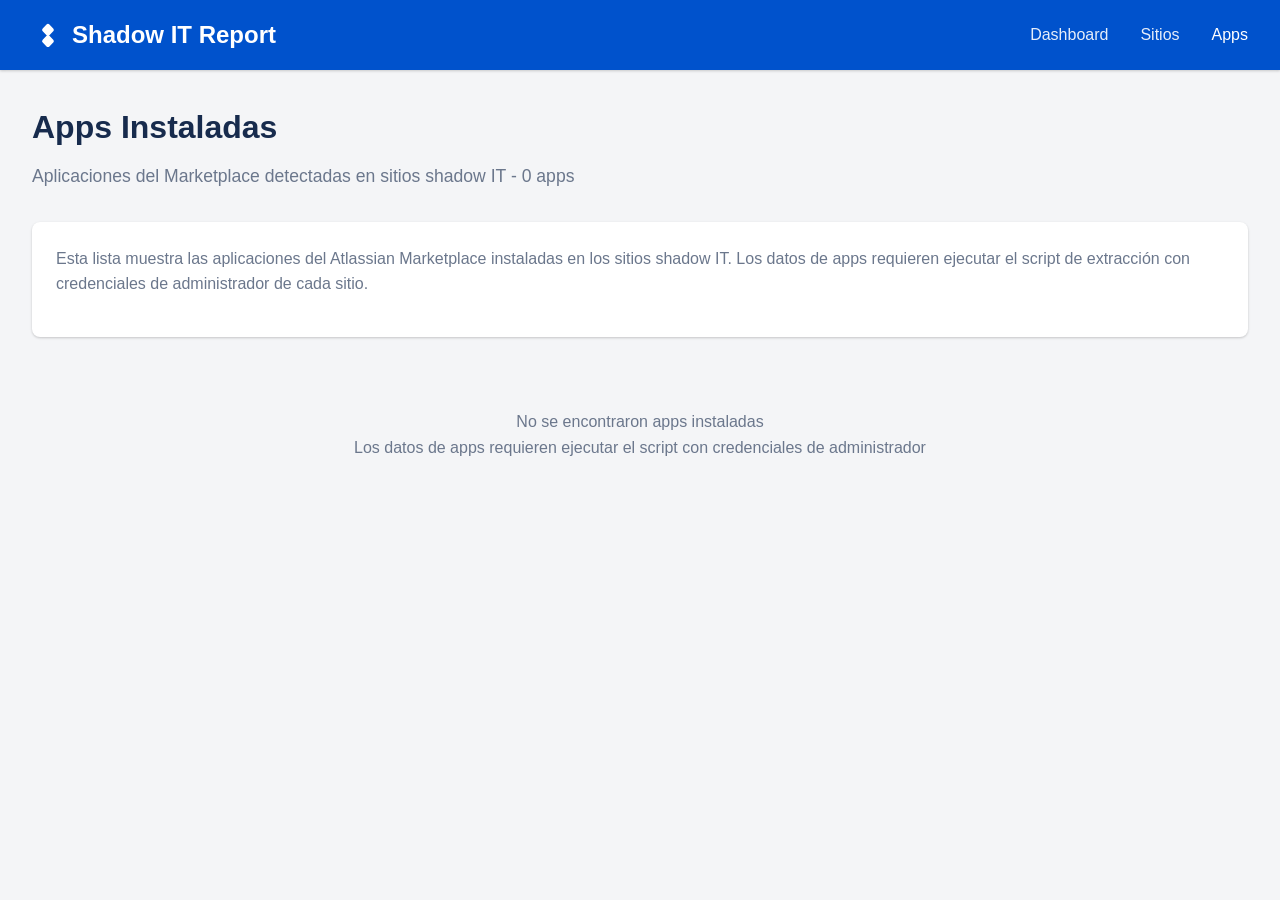
<file: web/apps.html>
<!DOCTYPE html>
<html lang="es">
<head>
    <meta charset="UTF-8">
    <meta name="viewport" content="width=device-width, initial-scale=1.0">
    <title>Apps Instaladas - Shadow IT Report</title>
    <link rel="stylesheet" href="css/styles.css">
</head>
<body>
    <nav class="navbar">
        <div class="navbar-container">
            <div class="navbar-brand">
                <svg viewBox="0 0 32 32" fill="currentColor">
                    <path d="M15.967 27.994c-.527 0-1.054-.2-1.456-.6l-3.792-3.8a2.066 2.066 0 010-2.92l3.792-3.8a2.052 2.052 0 012.912 0l3.792 3.8c.803.805.803 2.115 0 2.92l-3.792 3.8c-.402.4-.929.6-1.456.6zm0-11.268c-.527 0-1.054-.2-1.456-.6l-3.792-3.8a2.066 2.066 0 010-2.92l3.792-3.8a2.052 2.052 0 012.912 0l3.792 3.8c.803.805.803 2.115 0 2.92l-3.792 3.8c-.402.4-.929.6-1.456.6z"/>
                </svg>
                Shadow IT Report
            </div>
            <ul class="navbar-nav">
                <li><a href="index.html">Dashboard</a></li>
                <li><a href="sites.html">Sitios</a></li>
                <li><a href="apps.html" class="active">Apps</a></li>
            </ul>
        </div>
    </nav>

    <main class="container">
        <div class="page-header">
            <h1>Apps Instaladas</h1>
            <p>Aplicaciones del Marketplace detectadas en sitios shadow IT - <span id="apps-count">0 apps</span></p>
        </div>

        <div class="card">
            <p class="text-muted mb-2">
                Esta lista muestra las aplicaciones del Atlassian Marketplace instaladas en los sitios shadow IT.
                Los datos de apps requieren ejecutar el script de extracción con credenciales de administrador de cada sitio.
            </p>
        </div>

        <div id="apps-container">
            <div class="loading">
                <div class="spinner"></div>
            </div>
        </div>
    </main>

    <script src="js/data.js"></script>
    <script src="js/app.js"></script>
</body>
</html>
</file>
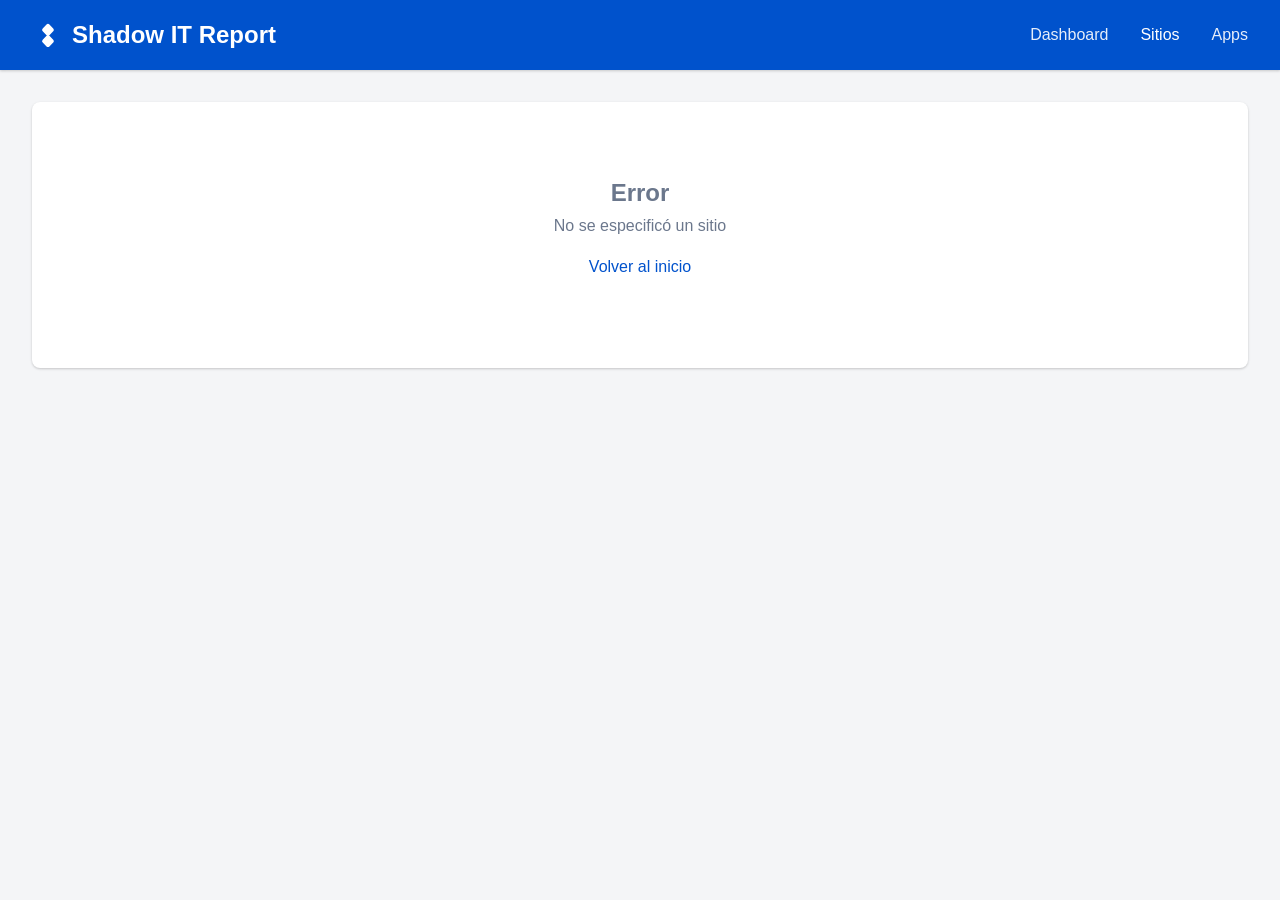
<file: web/site-detail.html>
<!DOCTYPE html>
<html lang="es">
<head>
    <meta charset="UTF-8">
    <meta name="viewport" content="width=device-width, initial-scale=1.0">
    <title>Detalle del Sitio - Shadow IT Report</title>
    <link rel="stylesheet" href="css/styles.css">
</head>
<body>
    <nav class="navbar">
        <div class="navbar-container">
            <div class="navbar-brand">
                <svg viewBox="0 0 32 32" fill="currentColor">
                    <path d="M15.967 27.994c-.527 0-1.054-.2-1.456-.6l-3.792-3.8a2.066 2.066 0 010-2.92l3.792-3.8a2.052 2.052 0 012.912 0l3.792 3.8c.803.805.803 2.115 0 2.92l-3.792 3.8c-.402.4-.929.6-1.456.6zm0-11.268c-.527 0-1.054-.2-1.456-.6l-3.792-3.8a2.066 2.066 0 010-2.92l3.792-3.8a2.052 2.052 0 012.912 0l3.792 3.8c.803.805.803 2.115 0 2.92l-3.792 3.8c-.402.4-.929.6-1.456.6z"/>
                </svg>
                Shadow IT Report
            </div>
            <ul class="navbar-nav">
                <li><a href="index.html">Dashboard</a></li>
                <li><a href="sites.html" class="active">Sitios</a></li>
                <li><a href="apps.html">Apps</a></li>
            </ul>
        </div>
    </nav>

    <main class="container">
        <a href="sites.html" class="back-link">
            <svg width="20" height="20" viewBox="0 0 24 24" fill="currentColor">
                <path d="M20 11H7.83l5.59-5.59L12 4l-8 8 8 8 1.41-1.41L7.83 13H20v-2z"/>
            </svg>
            Volver a sitios
        </a>

        <!-- Site Header -->
        <div class="card">
            <div class="site-header">
                <div>
                    <h1 id="site-url">-</h1>
                    <p class="site-url">
                        <a id="site-url-link" href="#" target="_blank" class="site-link">Abrir sitio en nueva pestaña</a>
                    </p>
                    <div class="mt-1">
                        <span id="site-status"></span>
                        <span id="site-status-details" class="text-muted" style="margin-left: 0.5rem;"></span>
                    </div>
                </div>
                <div class="site-meta">
                    <div class="meta-item">
                        <span class="meta-value" id="site-users">-</span>
                        <span class="meta-label">Usuarios</span>
                    </div>
                    <div class="meta-item">
                        <span class="meta-value" id="site-created">-</span>
                        <span class="meta-label">Creado</span>
                    </div>
                    <div class="meta-item">
                        <span class="meta-value" id="site-last-active">-</span>
                        <span class="meta-label">Última Actividad</span>
                    </div>
                </div>
            </div>
            <div class="mt-2">
                <strong>Productos:</strong>
                <div id="site-products" class="products-list mt-1"></div>
            </div>
        </div>

        <!-- Admins Section -->
        <div class="card">
            <div class="card-header">
                <h3 class="card-title">Administradores</h3>
            </div>
            <div id="admins-list" class="admins-list">
                <div class="loading">
                    <div class="spinner"></div>
                </div>
            </div>
        </div>

        <!-- Projects Section -->
        <div class="card">
            <div class="card-header">
                <h3 class="card-title">Proyectos Jira</h3>
            </div>
            <div id="projects-section">
                <div class="loading">
                    <div class="spinner"></div>
                </div>
            </div>
        </div>

        <!-- Spaces Section -->
        <div class="card">
            <div class="card-header">
                <h3 class="card-title">Espacios Confluence</h3>
            </div>
            <div id="spaces-section">
                <div class="loading">
                    <div class="spinner"></div>
                </div>
            </div>
        </div>

        <!-- Apps Section -->
        <div class="card">
            <div class="card-header">
                <h3 class="card-title">Apps Instaladas</h3>
            </div>
            <div id="apps-section">
                <div class="loading">
                    <div class="spinner"></div>
                </div>
            </div>
        </div>
    </main>

    <script src="js/data.js"></script>
    <script src="js/app.js"></script>
</body>
</html>
</file>
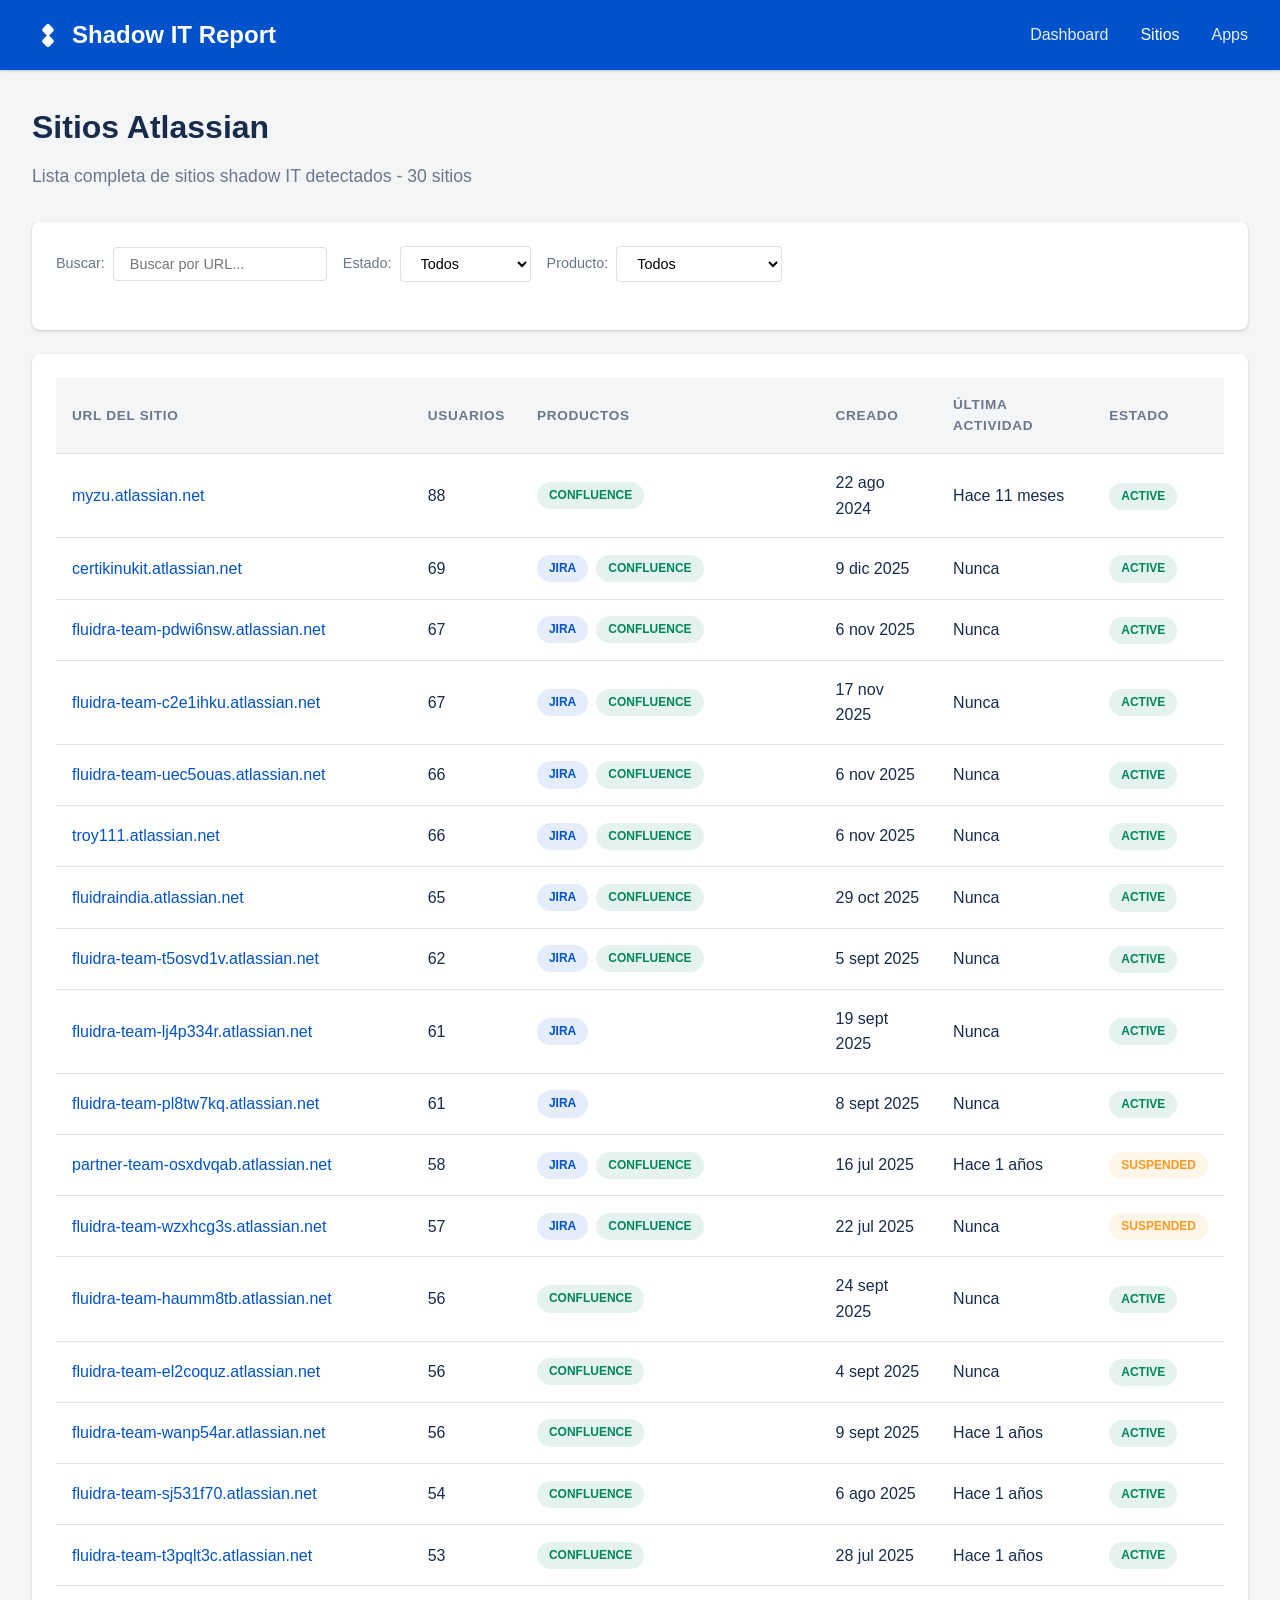
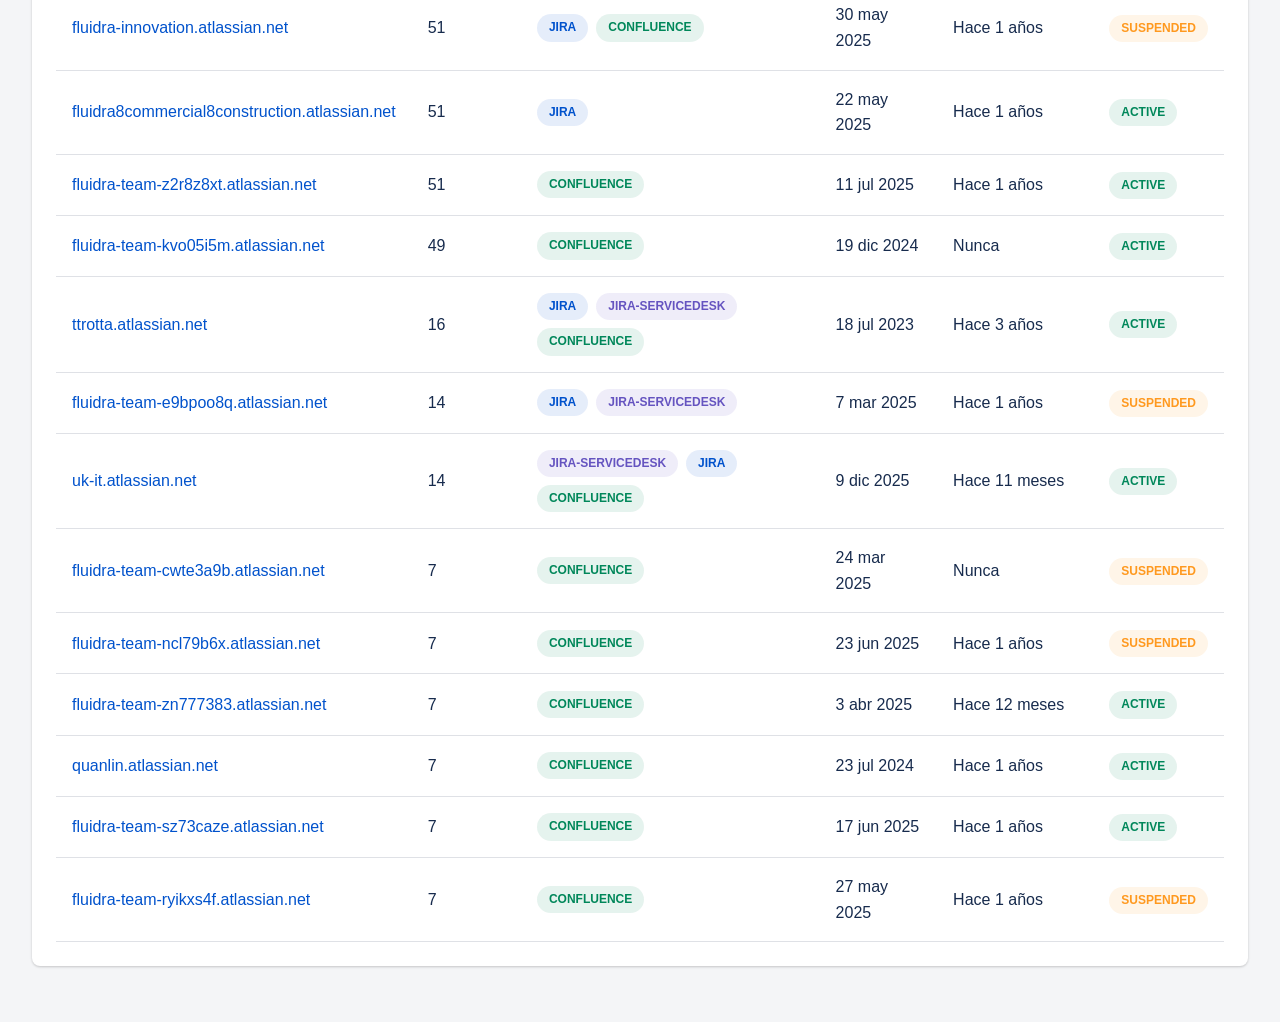
<file: web/sites.html>
<!DOCTYPE html>
<html lang="es">
<head>
    <meta charset="UTF-8">
    <meta name="viewport" content="width=device-width, initial-scale=1.0">
    <title>Sitios - Shadow IT Report</title>
    <link rel="stylesheet" href="css/styles.css">
</head>
<body>
    <nav class="navbar">
        <div class="navbar-container">
            <div class="navbar-brand">
                <svg viewBox="0 0 32 32" fill="currentColor">
                    <path d="M15.967 27.994c-.527 0-1.054-.2-1.456-.6l-3.792-3.8a2.066 2.066 0 010-2.92l3.792-3.8a2.052 2.052 0 012.912 0l3.792 3.8c.803.805.803 2.115 0 2.92l-3.792 3.8c-.402.4-.929.6-1.456.6zm0-11.268c-.527 0-1.054-.2-1.456-.6l-3.792-3.8a2.066 2.066 0 010-2.92l3.792-3.8a2.052 2.052 0 012.912 0l3.792 3.8c.803.805.803 2.115 0 2.92l-3.792 3.8c-.402.4-.929.6-1.456.6z"/>
                </svg>
                Shadow IT Report
            </div>
            <ul class="navbar-nav">
                <li><a href="index.html">Dashboard</a></li>
                <li><a href="sites.html" class="active">Sitios</a></li>
                <li><a href="apps.html">Apps</a></li>
            </ul>
        </div>
    </nav>

    <main class="container">
        <div class="page-header">
            <h1>Sitios Atlassian</h1>
            <p>Lista completa de sitios shadow IT detectados - <span id="sites-count">0 sitios</span></p>
        </div>

        <!-- Filters -->
        <div class="card">
            <div class="filters">
                <div class="filter-group">
                    <label for="search-input">Buscar:</label>
                    <input type="text" id="search-input" class="filter-input" placeholder="Buscar por URL...">
                </div>
                <div class="filter-group">
                    <label for="status-filter">Estado:</label>
                    <select id="status-filter" class="filter-select">
                        <option value="">Todos</option>
                        <option value="active">Activo</option>
                        <option value="suspended">Suspendido</option>
                    </select>
                </div>
                <div class="filter-group">
                    <label for="product-filter">Producto:</label>
                    <select id="product-filter" class="filter-select">
                        <option value="">Todos</option>
                        <option value="jira">Jira</option>
                        <option value="confluence">Confluence</option>
                        <option value="jira-servicedesk">Jira Service Desk</option>
                    </select>
                </div>
            </div>
        </div>

        <!-- Sites Table -->
        <div class="card">
            <div class="table-container">
                <table>
                    <thead>
                        <tr>
                            <th>URL del Sitio</th>
                            <th>Usuarios</th>
                            <th>Productos</th>
                            <th>Creado</th>
                            <th>Última Actividad</th>
                            <th>Estado</th>
                        </tr>
                    </thead>
                    <tbody id="sites-table-body">
                        <tr>
                            <td colspan="6" class="loading">
                                <div class="spinner"></div>
                            </td>
                        </tr>
                    </tbody>
                </table>
            </div>
        </div>
    </main>

    <script src="js/data.js"></script>
    <script src="js/app.js"></script>
</body>
</html>
</file>
<file: web/css/styles.css>
/* Shadow IT Report - Styles */

:root {
    --primary-color: #0052CC;
    --primary-dark: #0747A6;
    --secondary-color: #00875A;
    --warning-color: #FF991F;
    --danger-color: #DE350B;
    --text-primary: #172B4D;
    --text-secondary: #6B778C;
    --bg-light: #F4F5F7;
    --bg-white: #FFFFFF;
    --border-color: #DFE1E6;
    --shadow: 0 1px 3px rgba(0,0,0,0.12), 0 1px 2px rgba(0,0,0,0.08);
    --shadow-lg: 0 4px 6px rgba(0,0,0,0.1), 0 2px 4px rgba(0,0,0,0.06);
}

* {
    margin: 0;
    padding: 0;
    box-sizing: border-box;
}

body {
    font-family: -apple-system, BlinkMacSystemFont, 'Segoe UI', Roboto, Oxygen, Ubuntu, sans-serif;
    background-color: var(--bg-light);
    color: var(--text-primary);
    line-height: 1.6;
}

/* Navigation */
.navbar {
    background: var(--primary-color);
    color: white;
    padding: 1rem 2rem;
    box-shadow: var(--shadow);
    position: sticky;
    top: 0;
    z-index: 100;
}

.navbar-container {
    max-width: 1400px;
    margin: 0 auto;
    display: flex;
    justify-content: space-between;
    align-items: center;
}

.navbar-brand {
    font-size: 1.5rem;
    font-weight: 600;
    display: flex;
    align-items: center;
    gap: 0.5rem;
}

.navbar-brand svg {
    width: 32px;
    height: 32px;
}

.navbar-nav {
    display: flex;
    gap: 2rem;
    list-style: none;
}

.navbar-nav a {
    color: white;
    text-decoration: none;
    font-weight: 500;
    opacity: 0.9;
    transition: opacity 0.2s;
}

.navbar-nav a:hover,
.navbar-nav a.active {
    opacity: 1;
}

/* Main Container */
.container {
    max-width: 1400px;
    margin: 0 auto;
    padding: 2rem;
}

/* Page Header */
.page-header {
    margin-bottom: 2rem;
}

.page-header h1 {
    font-size: 2rem;
    color: var(--text-primary);
    margin-bottom: 0.5rem;
}

.page-header p {
    color: var(--text-secondary);
    font-size: 1.1rem;
}

/* Cards */
.card {
    background: var(--bg-white);
    border-radius: 8px;
    box-shadow: var(--shadow);
    padding: 1.5rem;
    margin-bottom: 1.5rem;
}

.card-header {
    display: flex;
    justify-content: space-between;
    align-items: center;
    margin-bottom: 1rem;
    padding-bottom: 1rem;
    border-bottom: 1px solid var(--border-color);
}

.card-title {
    font-size: 1.25rem;
    font-weight: 600;
    color: var(--text-primary);
}

/* Stats Grid */
.stats-grid {
    display: grid;
    grid-template-columns: repeat(auto-fit, minmax(200px, 1fr));
    gap: 1.5rem;
    margin-bottom: 2rem;
}

.stat-card {
    background: var(--bg-white);
    border-radius: 8px;
    padding: 1.5rem;
    box-shadow: var(--shadow);
    text-align: center;
    transition: transform 0.2s, box-shadow 0.2s;
}

.stat-card:hover {
    transform: translateY(-2px);
    box-shadow: var(--shadow-lg);
}

.stat-icon {
    width: 48px;
    height: 48px;
    border-radius: 50%;
    display: flex;
    align-items: center;
    justify-content: center;
    margin: 0 auto 1rem;
    font-size: 1.5rem;
}

.stat-icon.primary { background: rgba(0, 82, 204, 0.1); color: var(--primary-color); }
.stat-icon.success { background: rgba(0, 135, 90, 0.1); color: var(--secondary-color); }
.stat-icon.warning { background: rgba(255, 153, 31, 0.1); color: var(--warning-color); }
.stat-icon.danger { background: rgba(222, 53, 11, 0.1); color: var(--danger-color); }

.stat-value {
    font-size: 2.5rem;
    font-weight: 700;
    color: var(--text-primary);
    line-height: 1;
    margin-bottom: 0.5rem;
}

.stat-label {
    color: var(--text-secondary);
    font-size: 0.9rem;
}

/* Status Badges */
.badge {
    display: inline-block;
    padding: 0.25rem 0.75rem;
    border-radius: 20px;
    font-size: 0.75rem;
    font-weight: 600;
    text-transform: uppercase;
}

.badge-active {
    background: rgba(0, 135, 90, 0.1);
    color: var(--secondary-color);
}

.badge-suspended {
    background: rgba(255, 153, 31, 0.1);
    color: var(--warning-color);
}

.badge-jira {
    background: rgba(0, 82, 204, 0.1);
    color: var(--primary-color);
}

.badge-confluence {
    background: rgba(0, 135, 90, 0.1);
    color: var(--secondary-color);
}

.badge-servicedesk {
    background: rgba(101, 84, 192, 0.1);
    color: #6554C0;
}

/* Tables */
.table-container {
    overflow-x: auto;
}

table {
    width: 100%;
    border-collapse: collapse;
}

thead {
    background: var(--bg-light);
}

th, td {
    padding: 1rem;
    text-align: left;
    border-bottom: 1px solid var(--border-color);
}

th {
    font-weight: 600;
    color: var(--text-secondary);
    font-size: 0.85rem;
    text-transform: uppercase;
    letter-spacing: 0.05em;
}

tbody tr:hover {
    background: var(--bg-light);
}

/* Filters */
.filters {
    display: flex;
    gap: 1rem;
    flex-wrap: wrap;
    margin-bottom: 1.5rem;
}

.filter-group {
    display: flex;
    align-items: center;
    gap: 0.5rem;
}

.filter-group label {
    font-weight: 500;
    color: var(--text-secondary);
    font-size: 0.9rem;
}

.filter-input,
.filter-select {
    padding: 0.5rem 1rem;
    border: 1px solid var(--border-color);
    border-radius: 4px;
    font-size: 0.9rem;
    background: var(--bg-white);
}

.filter-input:focus,
.filter-select:focus {
    outline: none;
    border-color: var(--primary-color);
    box-shadow: 0 0 0 2px rgba(0, 82, 204, 0.1);
}

/* Site Detail */
.site-header {
    display: flex;
    justify-content: space-between;
    align-items: flex-start;
    flex-wrap: wrap;
    gap: 1rem;
}

.site-url {
    font-size: 0.9rem;
    color: var(--text-secondary);
    margin-top: 0.25rem;
}

.site-meta {
    display: flex;
    gap: 1rem;
    flex-wrap: wrap;
}

.meta-item {
    display: flex;
    flex-direction: column;
    align-items: center;
    padding: 0.5rem 1rem;
    background: var(--bg-light);
    border-radius: 4px;
}

.meta-value {
    font-weight: 600;
    font-size: 1.2rem;
}

.meta-label {
    font-size: 0.75rem;
    color: var(--text-secondary);
}

/* Projects/Spaces Lists */
.items-grid {
    display: grid;
    grid-template-columns: repeat(auto-fill, minmax(280px, 1fr));
    gap: 1rem;
}

.item-card {
    background: var(--bg-light);
    border-radius: 6px;
    padding: 1rem;
    display: flex;
    justify-content: space-between;
    align-items: center;
}

.item-info h4 {
    font-size: 0.95rem;
    margin-bottom: 0.25rem;
}

.item-info .key {
    font-size: 0.8rem;
    color: var(--text-secondary);
    font-family: monospace;
}

/* Admins List */
.admins-list {
    display: flex;
    flex-direction: column;
    gap: 0.5rem;
}

.admin-item {
    display: flex;
    align-items: center;
    gap: 0.75rem;
    padding: 0.5rem;
    background: var(--bg-light);
    border-radius: 4px;
}

.admin-avatar {
    width: 32px;
    height: 32px;
    border-radius: 50%;
    background: var(--primary-color);
    color: white;
    display: flex;
    align-items: center;
    justify-content: center;
    font-weight: 600;
    font-size: 0.8rem;
}

.admin-info {
    flex: 1;
}

.admin-name {
    font-weight: 500;
    font-size: 0.9rem;
}

.admin-email {
    font-size: 0.8rem;
    color: var(--text-secondary);
}

/* Apps List */
.apps-grid {
    display: grid;
    grid-template-columns: repeat(auto-fill, minmax(300px, 1fr));
    gap: 1rem;
}

.app-card {
    background: var(--bg-white);
    border: 1px solid var(--border-color);
    border-radius: 8px;
    padding: 1rem;
}

.app-card h3 {
    font-size: 1rem;
    margin-bottom: 0.5rem;
}

.app-vendor {
    color: var(--text-secondary);
    font-size: 0.85rem;
    margin-bottom: 0.5rem;
}

.app-sites {
    font-size: 0.85rem;
    color: var(--primary-color);
}

/* Charts Container */
.charts-grid {
    display: grid;
    grid-template-columns: repeat(auto-fit, minmax(400px, 1fr));
    gap: 1.5rem;
    margin-bottom: 2rem;
}

.chart-container {
    background: var(--bg-white);
    border-radius: 8px;
    padding: 1.5rem;
    box-shadow: var(--shadow);
    min-height: 300px;
}

.chart-title {
    font-size: 1rem;
    font-weight: 600;
    margin-bottom: 1rem;
    color: var(--text-primary);
}

/* Empty State */
.empty-state {
    text-align: center;
    padding: 3rem;
    color: var(--text-secondary);
}

.empty-state svg {
    width: 64px;
    height: 64px;
    margin-bottom: 1rem;
    opacity: 0.5;
}

/* Responsive */
@media (max-width: 768px) {
    .navbar-container {
        flex-direction: column;
        gap: 1rem;
    }

    .navbar-nav {
        gap: 1rem;
    }

    .container {
        padding: 1rem;
    }

    .stats-grid {
        grid-template-columns: repeat(2, 1fr);
    }

    .charts-grid {
        grid-template-columns: 1fr;
    }

    .filters {
        flex-direction: column;
    }

    table {
        font-size: 0.85rem;
    }

    th, td {
        padding: 0.75rem 0.5rem;
    }
}

/* Print Styles */
@media print {
    .navbar {
        position: relative;
        background: var(--text-primary);
    }

    .card {
        break-inside: avoid;
    }
}

/* Utility Classes */
.text-center { text-align: center; }
.text-right { text-align: right; }
.text-muted { color: var(--text-secondary); }
.mt-1 { margin-top: 0.5rem; }
.mt-2 { margin-top: 1rem; }
.mb-1 { margin-bottom: 0.5rem; }
.mb-2 { margin-bottom: 1rem; }
.flex { display: flex; }
.gap-1 { gap: 0.5rem; }
.gap-2 { gap: 1rem; }

/* Loading State */
.loading {
    display: flex;
    justify-content: center;
    align-items: center;
    min-height: 200px;
}

.spinner {
    width: 40px;
    height: 40px;
    border: 3px solid var(--border-color);
    border-top-color: var(--primary-color);
    border-radius: 50%;
    animation: spin 1s linear infinite;
}

@keyframes spin {
    to { transform: rotate(360deg); }
}

/* Back Link */
.back-link {
    display: inline-flex;
    align-items: center;
    gap: 0.5rem;
    color: var(--primary-color);
    text-decoration: none;
    font-weight: 500;
    margin-bottom: 1rem;
}

.back-link:hover {
    text-decoration: underline;
}

/* Product Tags */
.products-list {
    display: flex;
    gap: 0.5rem;
    flex-wrap: wrap;
}

/* Link styling */
a.site-link {
    color: var(--primary-color);
    text-decoration: none;
    font-weight: 500;
}

a.site-link:hover {
    text-decoration: underline;
}

/* Summary bar */
.summary-bar {
    background: linear-gradient(135deg, var(--primary-color), var(--primary-dark));
    color: white;
    padding: 1.5rem 2rem;
    border-radius: 8px;
    margin-bottom: 2rem;
    display: flex;
    justify-content: space-between;
    align-items: center;
    flex-wrap: wrap;
    gap: 1rem;
}

.summary-bar h2 {
    font-size: 1.5rem;
}

.summary-bar .date {
    opacity: 0.9;
    font-size: 0.9rem;
}

/* Progress bar */
.progress-bar {
    height: 8px;
    background: var(--border-color);
    border-radius: 4px;
    overflow: hidden;
}

.progress-fill {
    height: 100%;
    background: var(--primary-color);
    transition: width 0.3s ease;
}

.progress-fill.success { background: var(--secondary-color); }
.progress-fill.warning { background: var(--warning-color); }
.progress-fill.danger { background: var(--danger-color); }
</file>
